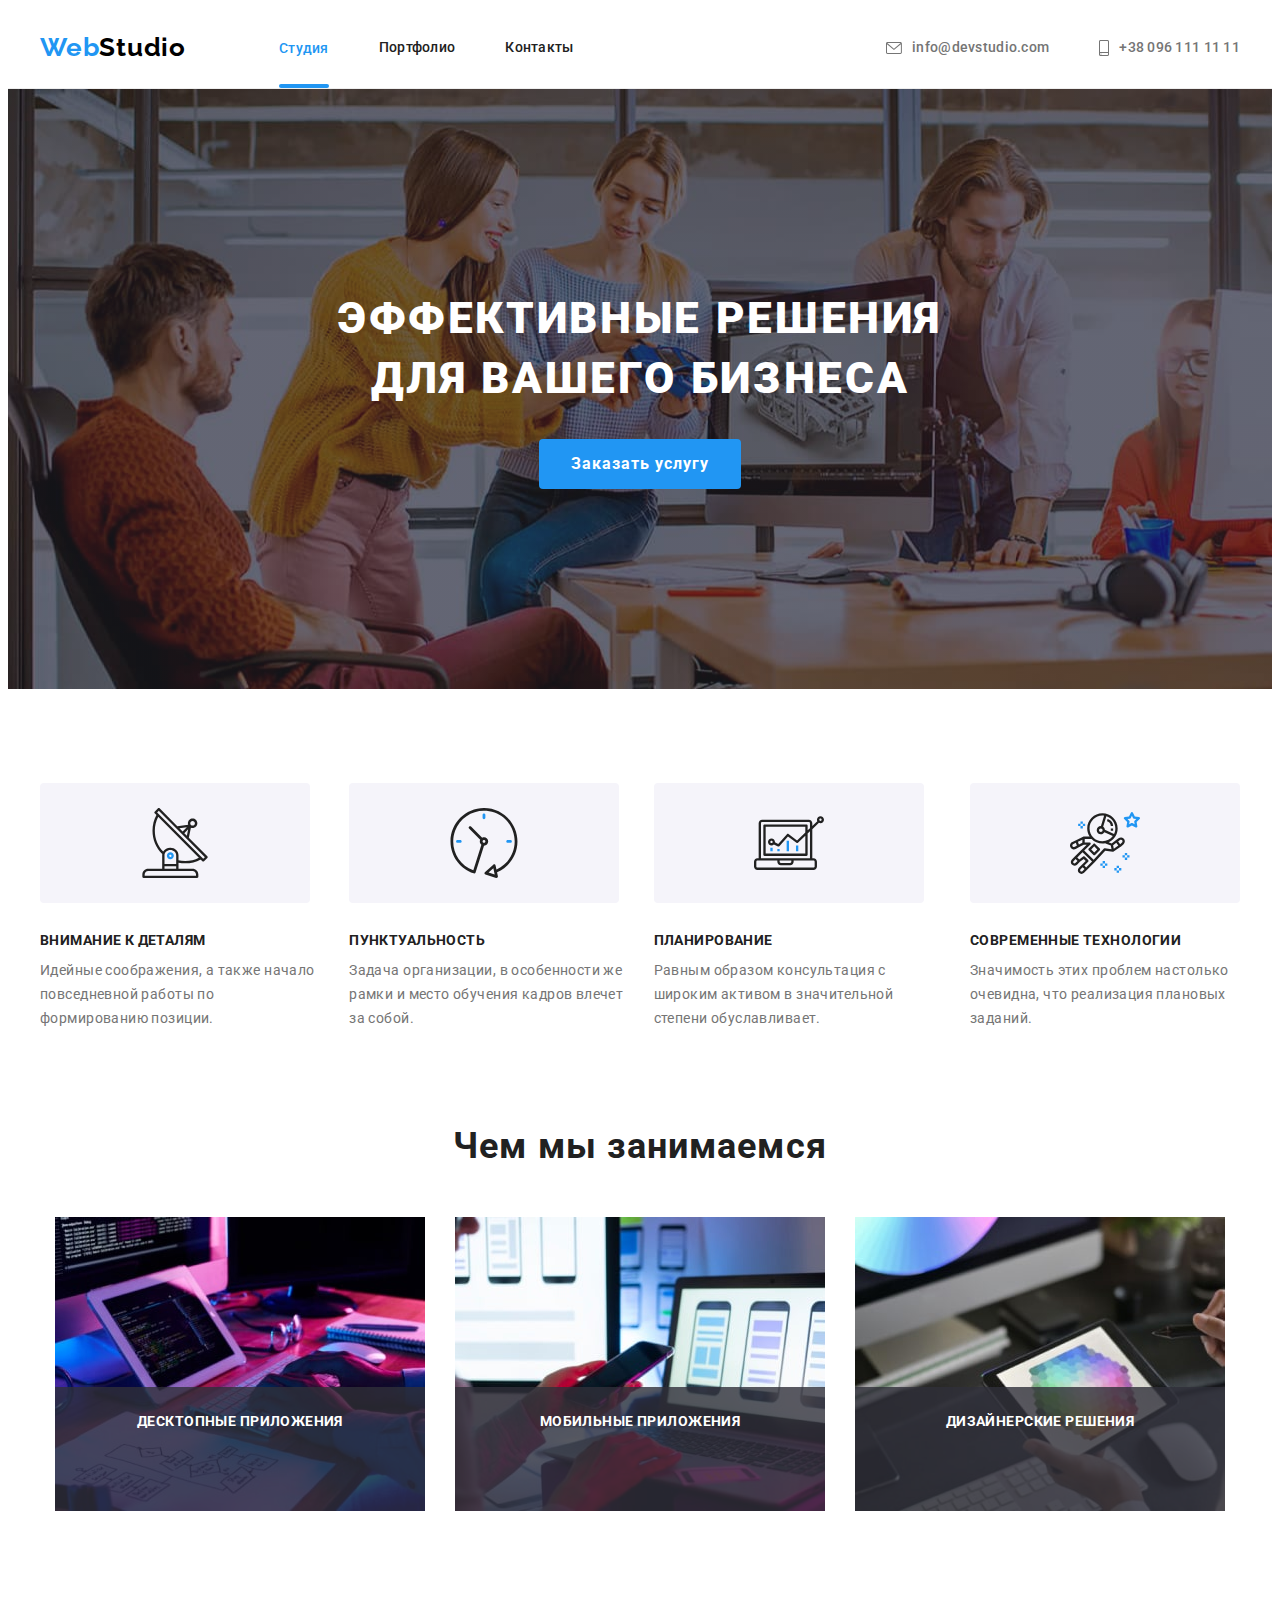
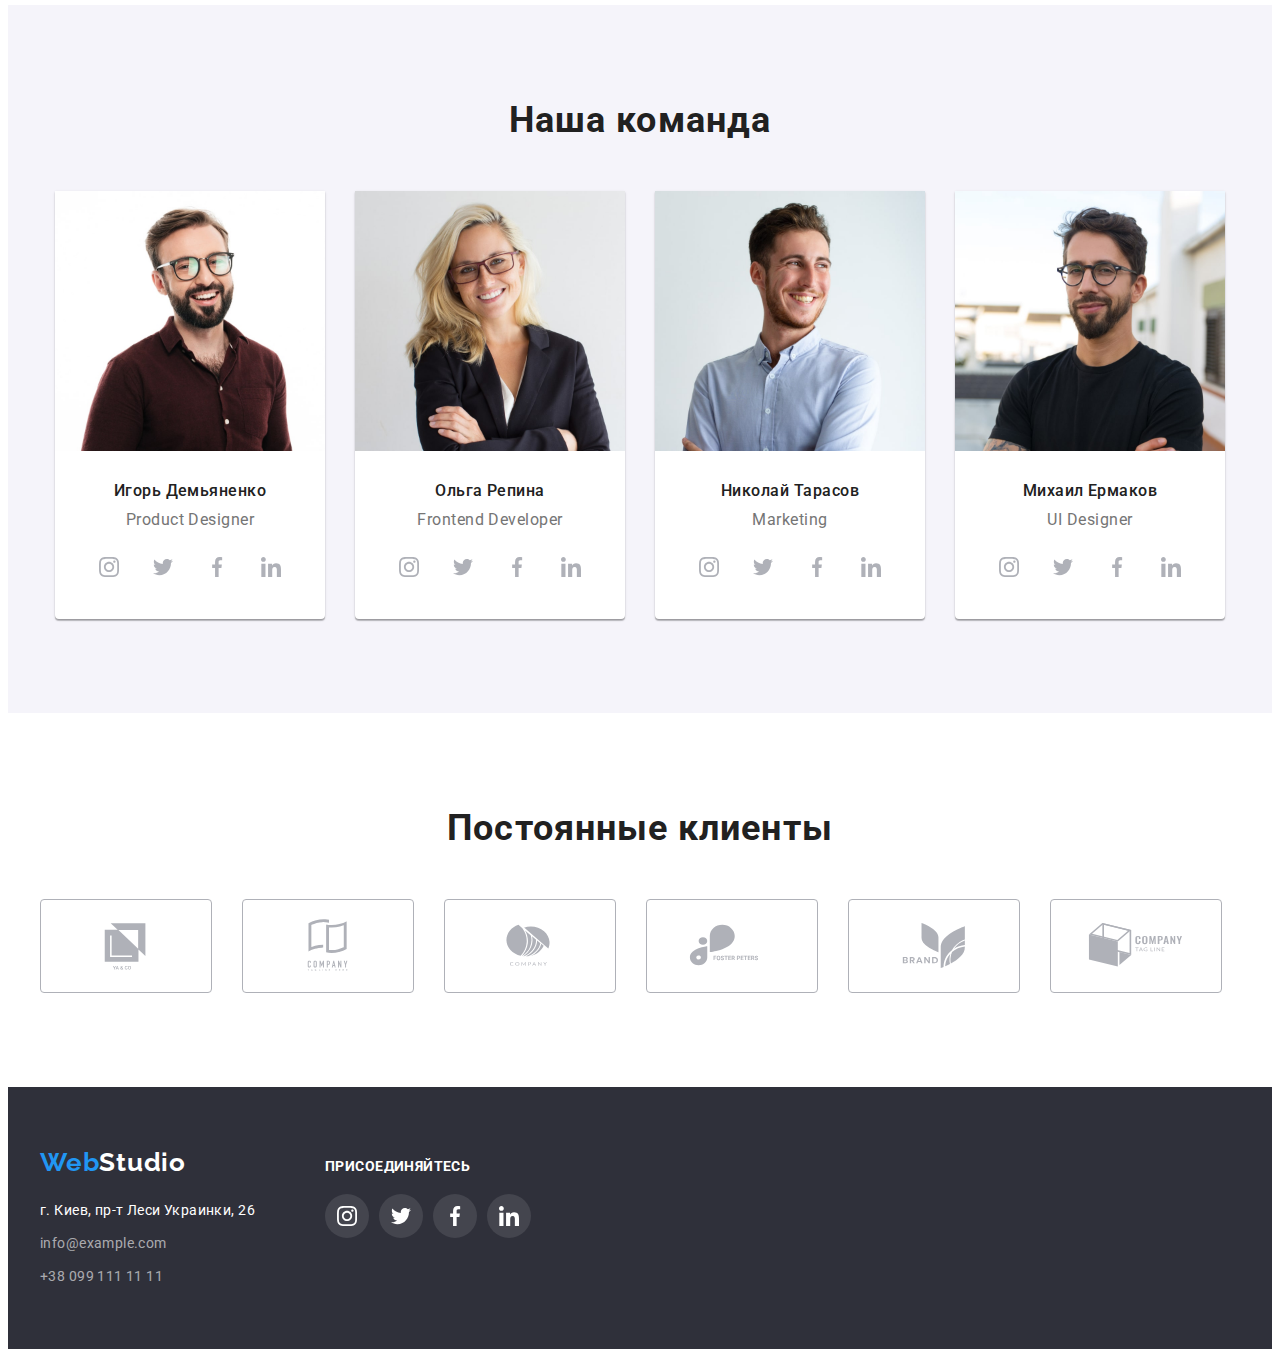
<file: index.html>
<!DOCTYPE html>
<html lang="ru">
  <head>
    <meta charset="UTF-8" />
    <meta http-equiv="X-UA-Compatible" content="IE=edge" />
    <meta name="viewport" content="width=device-width, initial-scale=1.0" />
    <link rel="preconnect" href="https://fonts.googleapis.com" />
    <link rel="preconnect" href="https://fonts.gstatic.com" crossorigin />
    <link
      href="https://fonts.googleapis.com/css2?family=Raleway:wght@700&family=Roboto:wght@400;500;700;900&display=swap"
      rel="stylesheet"
    />
    <link
      rel="stylesheet"
      href="https://cdnjs.cloudflare.com/ajax/libs/modern-normalize/1.1.0/modern-normalize.min.css"
      integrity="sha512-wpPYUAdjBVSE4KJnH1VR1HeZfpl1ub8YT/NKx4PuQ5NmX2tKuGu6U/JRp5y+Y8XG2tV+wKQpNHVUX03MfMFn9Q=="
      crossorigin="anonymous"
      referrerpolicy="no-referrer"
    />
    <link rel="stylesheet" href="./css/styles.css" />
    <title>Document</title>
  </head>
  <body>
    <header class="header">
      <div class="container main-nav">
        <a href="/" class="logo link">Web<span class="logo-text logo">Studio</span></a>
        <nav class="header-navigation">
          <ul class="header-list list">
            <li class="header-item"><a href="" class="header-link link current">Студия</a></li>
            <li class="header-item">
              <a href="./portfolio.html" class="header-link link">Портфолио</a>
            </li>
            <li class="header-item"><a href="" class="header-link link">Контакты</a></li>
          </ul>
        </nav>
        <ul class="header-list list">
          <li class="header-item">
            <a href="mailto:info@devstudio.com" class="header-contact link">
              <svg class="header-icon" width="16" height="12">
                <use href="./images/icons.svg#icon-envelope"></use>
              </svg>
              info@devstudio.com
            </a>
          </li>
          <li class="header-item">
            <a href="tel:+380961111111" class="header-contact link">
              <svg class="header-icon" width="10" height="16">
                <use href="./images/icons.svg#icon-smartphone"></use>
              </svg>
              +38 096 111 11 11</a
            >
          </li>
        </ul>
      </div>
    </header>
    <main>
      <section class="hero">
        <div class="container">
          <h1 class="hero-tittle">
            Эффективные решения <br />
            для вашего бизнеса
          </h1>
          <button type="button" class="hero-button" data-modal-open>Заказать услугу</button>
        </div>
      </section>
    </main>
    <section class="benefits section">
      <div class="container">
        <h2 class="visually-hidden">Почему мы</h2>
        <ul class="benefits-list list">
          <li class="benefits-item">
            <div class="benefit-fon">
              <svg class="benefits-icon">
                <use href="./images/icons.svg#icon-antenna"></use>
              </svg>
            </div>
            <h3 class="benefits-tittle">Внимание к деталям</h3>
            <p class="benefits-text">
              Идейные соображения, а также начало повседневной работы по формированию позиции.
            </p>
          </li>
          <li class="benefits-item">
            <div class="benefit-fon">
              <svg class="benefits-icon">
                <use href="./images/icons.svg#icon-clock"></use>
              </svg>
            </div>
            <h3 class="benefits-tittle">Пунктуальность</h3>
            <p class="benefits-text">
              Задача организации, в особенности же рамки и место обучения кадров влечет за собой.
            </p>
          </li>
          <li class="benefits-item">
            <div class="benefit-fon">
              <svg class="benefits-icon">
                <use href="./images/icons.svg#icon-diagram"></use>
              </svg>
            </div>
            <h3 class="benefits-tittle">Планирование</h3>
            <p class="benefits-text">
              Равным образом консультация с широким активом в значительной степени обуславливает.
            </p>
          </li>
          <li class="benefits-item">
            <div class="benefit-fon">
              <svg class="benefits-icon">
                <use href="./images/icons.svg#icon-astronaut"></use>
              </svg>
            </div>
            <h3 class="benefits-tittle">Современные технологии</h3>
            <p class="benefits-text">
              Значимость этих проблем настолько очевидна, что реализация плановых заданий.
            </p>
          </li>
        </ul>
      </div>
    </section>
    <section class="work section">
      <div class="container">
        <h2 class="work-tittle tittle">Чем мы занимаемся</h2>
        <ul class="work-list list">
          <li class="work-item">
            <img
              src="./images/page-one/box1.jpg"
              alt="робочий процес"
              width="370"
              class="work-link link"
            />
            <div class="work-text">Десктопные приложения</div>
          </li>
          <li class="work-item">
            <img
              src="./images/page-one/box2.jpg"
              alt="робота за ноутбуком"
              width="370"
              class="work-link link"
            />
            <div class="work-text">Мобильные приложения</div>
          </li>
          <li class="work-item">
            <img
              src="./images//page-one/box3.jpg"
              alt="робота с планшетом"
              width="370"
              class="work-link link"
            />
            <div class="work-text">Дизайнерские решения</div>
          </li>
        </ul>
      </div>
    </section>
    <section class="team section">
      <div class="container">
        <h2 class="team-tittle tittle">Наша команда</h2>
        <ul class="team-list list">
          <li class="team-item">
            <div class="team-card">
              <img src="./images/page-one/member1.jpg" alt="фото Игоря" width="270" />
              <div class="team-content">
                <h3 class="team-low-tittle">Игорь Демьяненко</h3>
                <p lang="en" class="team-text">Product Designer</p>
                <ul class="team-soc-list list">
                  <li class="team-soc-item">
                    <a href="" class="team-soc-link link">
                      <svg class="soc-icon">
                        <use href="./images/icons.svg#icon-instagram"></use></svg
                    ></a>
                  </li>
                  <li class="team-soc-item">
                    <a href="" class="team-soc-link link">
                      <svg class="soc-icon">
                        <use href="./images/icons.svg#icon-twitter"></use></svg
                    ></a>
                  </li>
                  <li class="team-soc-item">
                    <a href="" class="team-soc-link link">
                      <svg class="soc-icon">
                        <use href="./images/icons.svg#icon-facebook"></use></svg
                    ></a>
                  </li>
                  <li class="team-soc-item">
                    <a href="" class="team-soc-link link">
                      <svg class="soc-icon">
                        <use href="./images/icons.svg#icon-linkedin"></use></svg
                    ></a>
                  </li>
                </ul>
              </div>
            </div>
          </li>
          <li class="team-item">
            <div class="team-card">
              <img src="./images/page-one/member2.jpg" alt="фото Ольги" width="270" />
              <div class="team-content">
                <h3 class="team-low-tittle">Ольга Репина</h3>
                <p lang="en" class="team-text">Frontend Developer</p>
                <ul class="team-soc-list list">
                  <li class="team-soc-item">
                    <a href="" class="team-soc-link link">
                      <svg class="soc-icon">
                        <use href="./images/icons.svg#icon-instagram"></use></svg
                    ></a>
                  </li>
                  <li class="team-soc-item">
                    <a href="" class="team-soc-link link">
                      <svg class="soc-icon">
                        <use href="./images/icons.svg#icon-twitter"></use></svg
                    ></a>
                  </li>
                  <li class="team-soc-item">
                    <a href="" class="team-soc-link link">
                      <svg class="soc-icon">
                        <use href="./images/icons.svg#icon-facebook"></use></svg
                    ></a>
                  </li>
                  <li class="team-soc-item">
                    <a href="" class="team-soc-link link">
                      <svg class="soc-icon">
                        <use href="./images/icons.svg#icon-linkedin"></use></svg
                    ></a>
                  </li>
                </ul>
              </div>
            </div>
          </li>
          <li class="team-item">
            <div class="team-card">
              <img src="./images//page-one/member3.jpg" alt="фото Николая" width="270" />
              <div class="team-content">
                <h3 class="team-low-tittle">Николай Тарасов</h3>
                <p lang="en" class="team-text">Marketing</p>
                <ul class="team-soc-list list">
                  <li class="team-soc-item">
                    <a href="" class="team-soc-link link">
                      <svg class="soc-icon">
                        <use href="./images/icons.svg#icon-instagram"></use></svg
                    ></a>
                  </li>
                  <li class="team-soc-item">
                    <a href="" class="team-soc-link link">
                      <svg class="soc-icon">
                        <use href="./images/icons.svg#icon-twitter"></use></svg
                    ></a>
                  </li>
                  <li class="team-soc-item">
                    <a href="" class="team-soc-link link">
                      <svg class="soc-icon">
                        <use href="./images/icons.svg#icon-facebook"></use></svg
                    ></a>
                  </li>
                  <li class="team-soc-item">
                    <a href="" class="team-soc-link link">
                      <svg class="soc-icon">
                        <use href="./images/icons.svg#icon-linkedin"></use></svg
                    ></a>
                  </li>
                </ul>
              </div>
            </div>
          </li>
          <li class="team-item">
            <div class="team-card">
              <img src="./images//page-one/member4.jpg" alt="фото Михаила" width="270" />
              <div class="team-content">
                <h3 class="team-low-tittle">Михаил Ермаков</h3>
                <p lang="en" class="team-text">UI Designer</p>
                <ul class="team-soc-list list">
                  <li class="team-soc-item">
                    <a href="" class="team-soc-link link">
                      <svg class="soc-icon">
                        <use href="./images/icons.svg#icon-instagram"></use></svg
                    ></a>
                  </li>
                  <li class="team-soc-item">
                    <a href="" class="team-soc-link link">
                      <svg class="soc-icon">
                        <use href="./images/icons.svg#icon-twitter"></use></svg
                    ></a>
                  </li>
                  <li class="team-soc-item">
                    <a href="" class="team-soc-link link">
                      <svg class="soc-icon">
                        <use href="./images/icons.svg#icon-facebook"></use></svg
                    ></a>
                  </li>
                  <li class="team-soc-item">
                    <a href="" class="team-soc-link link">
                      <svg class="soc-icon">
                        <use href="./images/icons.svg#icon-linkedin"></use></svg
                    ></a>
                  </li>
                </ul>
              </div>
            </div>
          </li>
        </ul>
      </div>
    </section>
    <section class="clients">
      <div class="container">
        <h2 class="clients-tittle tittle">Постоянные клиенты</h2>
        <ul class="clients-list list">
          <li class="clients-item">
            <a href="" class="clients-link link"
              ><svg class="clients-icon">
                <use href="./images/icons.svg#icon-Logo1"></use></svg
            ></a>
          </li>
          <li class="clients-item">
            <a href="" class="clients-link link"
              ><svg class="clients-icon">
                <use href="./images/icons.svg#icon-Logo2"></use></svg
            ></a>
          </li>
          <li class="clients-item">
            <a href="" class="clients-link link"
              ><svg class="clients-icon">
                <use href="./images/icons.svg#icon-Logo3"></use></svg
            ></a>
          </li>
          <li class="clients-item">
            <a href="" class="clients-link link"
              ><svg class="clients-icon">
                <use href="./images/icons.svg#icon-Logo4"></use></svg
            ></a>
          </li>
          <li class="clients-item">
            <a href="" class="clients-link link"
              ><svg class="clients-icon">
                <use href="./images/icons.svg#icon-Logo5"></use></svg
            ></a>
          </li>
          <li class="clients-item">
            <a href="" class="clients-link link"
              ><svg class="clients-icon">
                <use href="./images/icons.svg#icon-Logo6"></use></svg
            ></a>
          </li>
        </ul>
      </div>
    </section>
    <footer class="footer">
      <div class="container footer-element">
        <div class="footer-contact">
          <a href="/" class="logo link">Web<span class="logo-footer-text logo">Studio</span></a>
          <ul class="footer-list list">
            <li class="footer-item">
              <address class="address">г. Киев, пр-т Леси Украинки, 26</address>
            </li>
            <li class="footer-item">
              <a href="mailto:info@example.com" class="footer-contact link">info@example.com</a>
            </li>
            <li class="footer-item">
              <a href="tel:+380991111111" class="footer-contact link">+38 099 111 11 11</a>
            </li>
          </ul>
        </div>
        <div class="footer-contact">
          <p class="footer-text">присоединяйтесь</p>
          <ul class="team-soc-list list">
            <li class="team-soc-item">
              <a href="" class="team-soc-link link">
                <svg class="soc-icon">
                  <use href="./images/icons.svg#icon-instagram"></use></svg
              ></a>
            </li>
            <li class="team-soc-item">
              <a href="" class="team-soc-link link">
                <svg class="soc-icon">
                  <use href="./images/icons.svg#icon-twitter"></use></svg
              ></a>
            </li>
            <li class="team-soc-item">
              <a href="" class="team-soc-link link">
                <svg class="soc-icon">
                  <use href="./images/icons.svg#icon-facebook"></use></svg
              ></a>
            </li>
            <li class="team-soc-item">
              <a href="" class="team-soc-link link">
                <svg class="soc-icon">
                  <use href="./images/icons.svg#icon-linkedin"></use></svg
              ></a>
            </li>
          </ul>
        </div>
      </div>
    </footer>
    <div class="backdrop is-hidden" data-modal>
      <div class="modal">
        <button type="button" class="close-modal" data-modal-close></button>
      </div>
    </div>
    <script src="./js/modal.js"></script>
  </body>
</html>
</file>
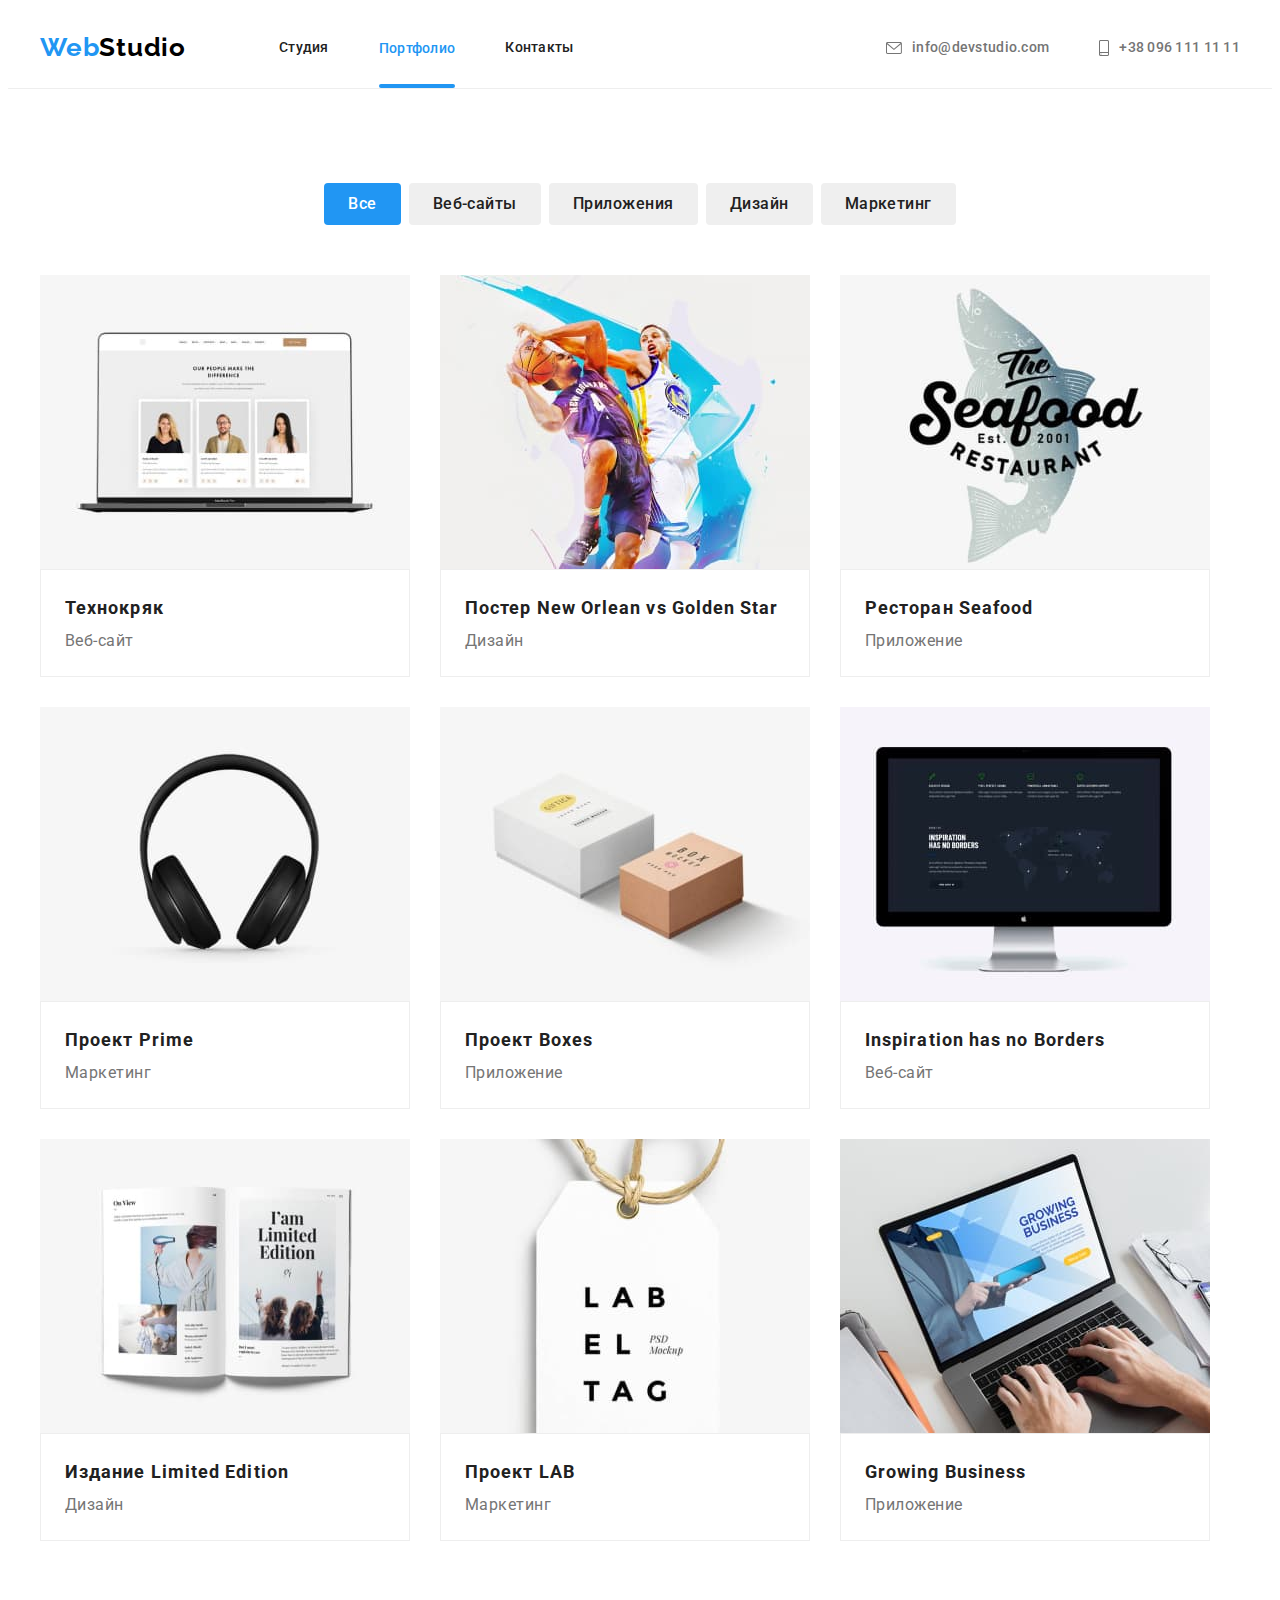
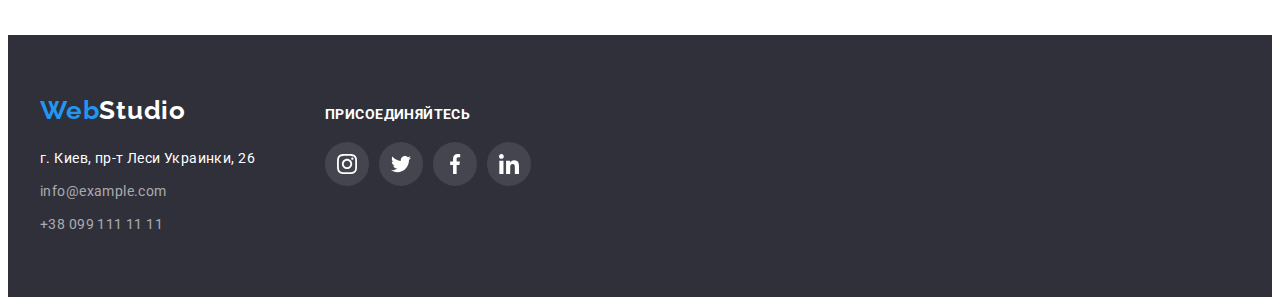
<file: portfolio.html>
<!DOCTYPE html>
<html lang="ru">
  <head>
    <meta charset="UTF-8" />
    <meta http-equiv="X-UA-Compatible" content="IE=edge" />
    <meta name="viewport" content="width=device-width, initial-scale=1.0" />
    <link rel="preconnect" href="https://fonts.googleapis.com" />
    <link rel="preconnect" href="https://fonts.gstatic.com" crossorigin />
    <link
      href="https://fonts.googleapis.com/css2?family=Raleway:wght@700&family=Roboto:wght@400;500;700;900&display=swap"
      rel="stylesheet"
    />
    <link
      rel="stylesheet"
      href="https://cdnjs.cloudflare.com/ajax/libs/modern-normalize/1.1.0/modern-normalize.min.css"
      integrity="sha512-wpPYUAdjBVSE4KJnH1VR1HeZfpl1ub8YT/NKx4PuQ5NmX2tKuGu6U/JRp5y+Y8XG2tV+wKQpNHVUX03MfMFn9Q=="
      crossorigin="anonymous"
      referrerpolicy="no-referrer"
    />
    <link rel="stylesheet" href="./css/styles.css" />
    <title>Document</title>
  </head>
  <body>
    <header class="header">
      <div class="container main-nav">
        <a href="/" class="logo link">Web<span class="logo-text logo">Studio</span></a>
        <nav class="header-navigation">
          <ul class="header-list list">
            <li class="header-item"><a href="./index.html" class="header-link link">Студия</a></li>
            <li class="header-item">
              <a href="" class="header-link link current">Портфолио</a>
            </li>
            <li class="header-item"><a href="" class="header-link link">Контакты</a></li>
          </ul>
        </nav>
        <ul class="header-list list">
          <li class="header-item">
            <a href="mailto:info@devstudio.com" class="header-contact link">
              <svg class="header-icon" width="16" height="12">
                <use href="./images/icons.svg#icon-envelope"></use>
              </svg>
              info@devstudio.com
            </a>
          </li>
          <li class="header-item">
            <a href="tel:+380961111111" class="header-contact link">
              <svg class="header-icon" width="10" height="16">
                <use href="./images/icons.svg#icon-smartphone"></use>
              </svg>
              +38 096 111 11 11</a
            >
          </li>
        </ul>
      </div>
    </header>
    <main>
      <section class="projects section">
        <div class="container">
          <h1 class="visually-hidden">Наши работы</h1>
          <ul class="filter-list list">
            <li class="filter-item">
              <button type="button" class="filter-btn current-btn">Все</button>
            </li>
            <li class="filter-item"><button type="button" class="filter-btn">Веб-сайты</button></li>
            <li class="filter-item">
              <button type="button" class="filter-btn">Приложения</button>
            </li>
            <li class="filter-item"><button type="button" class="filter-btn">Дизайн</button></li>
            <li class="filter-item"><button type="button" class="filter-btn">Маркетинг</button></li>
          </ul>
          <ul class="projects-list list">
            <li class="projects-item">
              <a href="" class="projects-link link">
                <div class="projects-thumb">
                  <img
                    src="./images/page-two/img1.jpg"
                    alt="профили трех людей"
                    width="370"
                    height="294"
                  />
                  <div class="projects-overlay">
                    <p class="overlay-text">
                      Ресурс предлагает комплексные предложения с разным уровнем функционала и
                      сервисов. Все это позволит посетителю получить исчерпывающие сведения о
                      компании или частном лице.
                    </p>
                  </div>
                </div>

                <div class="projects-content">
                  <h2 class="projects-tittle">Технокряк</h2>
                  <p class="projects-text">Веб-сайт</p>
                </div>
              </a>
            </li>
            <li class="projects-item">
              <a href="" class="projects-link link">
                <div class="projects-thumb">
                  <img
                    src="./images/page-two/img2.jpg"
                    alt="два баскетболиста"
                    width="370"
                    height="294"
                  />
                  <div class="projects-overlay">
                    <p class="overlay-text">
                      Ресурс предлагает комплексные предложения с разным уровнем функционала и
                      сервисов. Все это позволит посетителю получить исчерпывающие сведения о
                      компании или частном лице.
                    </p>
                  </div>
                </div>
                <div class="projects-content">
                  <h2 class="projects-tittle">Постер New Orlean vs Golden Star</h2>
                  <p class="projects-text">Дизайн</p>
                </div>
              </a>
            </li>
            <li class="projects-item">
              <a href="" class="projects-link link">
                <div class="projects-thumb">
                  <img
                    src="./images/page-two/img3.jpg"
                    alt="лого ресторана"
                    width="370"
                    height="294"
                  />
                  <div class="projects-overlay">
                    <p class="overlay-text">
                      Ресурс предлагает комплексные предложения с разным уровнем функционала и
                      сервисов. Все это позволит посетителю получить исчерпывающие сведения о
                      компании или частном лице.
                    </p>
                  </div>
                </div>
                <div class="projects-content">
                  <h2 class="projects-tittle">Ресторан Seafood</h2>
                  <p class="projects-text">Приложение</p>
                </div>
              </a>
            </li>
            <li class="projects-item">
              <a href="" class="projects-link link">
                <div class="projects-thumb">
                  <img
                    src="./images/page-two/img4.jpg"
                    alt="черные наушники"
                    width="370"
                    height="294"
                  />
                  <div class="projects-overlay">
                    <p class="overlay-text">
                      Ресурс предлагает комплексные предложения с разным уровнем функционала и
                      сервисов. Все это позволит посетителю получить исчерпывающие сведения о
                      компании или частном лице.
                    </p>
                  </div>
                </div>
                <div class="projects-content">
                  <h2 class="projects-tittle">Проект Prime</h2>
                  <p class="projects-text">Маркетинг</p>
                </div>
              </a>
            </li>
            <li class="projects-item">
              <a href="" class="projects-link link">
                <div class="projects-thumb">
                  <img
                    src="./images/page-two/img5.jpg"
                    alt="белая и персиковая коробка"
                    width="370"
                    height="294"
                  />
                  <div class="projects-overlay">
                    <p class="overlay-text">
                      Ресурс предлагает комплексные предложения с разным уровнем функционала и
                      сервисов. Все это позволит посетителю получить исчерпывающие сведения о
                      компании или частном лице.
                    </p>
                  </div>
                </div>
                <div class="projects-content">
                  <h2 class="projects-tittle">Проект Boxes</h2>
                  <p class="projects-text">Приложение</p>
                </div>
              </a>
            </li>
            <li class="projects-item">
              <a href="" class="projects-link link">
                <div class="projects-thumb">
                  <img
                    src="./images/page-two/img6.jpg"
                    alt="монитор apple"
                    width="370"
                    height="294"
                  />
                  <div class="projects-overlay">
                    <p class="overlay-text">
                      Ресурс предлагает комплексные предложения с разным уровнем функционала и
                      сервисов. Все это позволит посетителю получить исчерпывающие сведения о
                      компании или частном лице.
                    </p>
                  </div>
                </div>
                <div class="projects-content">
                  <h2 class="projects-tittle">Inspiration has no Borders</h2>
                  <p class="projects-text">Веб-сайт</p>
                </div>
              </a>
            </li>
            <li class="projects-item">
              <a href="" class="projects-link link">
                <div class="projects-thumb">
                  <img src="./images/page-two/img7.jpg" alt="журнал" width="370" height="294" />
                  <div class="projects-overlay">
                    <p class="overlay-text">
                      Ресурс предлагает комплексные предложения с разным уровнем функционала и
                      сервисов. Все это позволит посетителю получить исчерпывающие сведения о
                      компании или частном лице.
                    </p>
                  </div>
                </div>
                <div class="projects-content">
                  <h2 class="projects-tittle">Издание Limited Edition</h2>
                  <p class="projects-text">Дизайн</p>
                </div>
              </a>
            </li>
            <li class="projects-item">
              <a href="" class="projects-link link">
                <div class="projects-thumb">
                  <img
                    src="./images/page-two/img8.jpg"
                    alt="бирка с надписью"
                    width="370"
                    height="294"
                  />
                  <div class="projects-overlay">
                    <p class="overlay-text">
                      Ресурс предлагает комплексные предложения с разным уровнем функционала и
                      сервисов. Все это позволит посетителю получить исчерпывающие сведения о
                      компании или частном лице.
                    </p>
                  </div>
                </div>
                <div class="projects-content">
                  <h2 class="projects-tittle">Проект LAB</h2>
                  <p class="projects-text">Маркетинг</p>
                </div>
              </a>
            </li>
            <li class="projects-item">
              <a href="" class="projects-link link">
                <div class="projects-thumb">
                  <img
                    src="./images/page-two/img9.jpg"
                    alt="открытый ноутбук"
                    width="370"
                    height="294"
                  />
                  <div class="projects-overlay">
                    <p class="overlay-text">
                      Ресурс предлагает комплексные предложения с разным уровнем функционала и
                      сервисов. Все это позволит посетителю получить исчерпывающие сведения о
                      компании или частном лице.
                    </p>
                  </div>
                </div>
                <div class="projects-content">
                  <h2 class="projects-tittle">Growing Business</h2>
                  <p class="projects-text">Приложение</p>
                </div>
              </a>
            </li>
          </ul>
        </div>
      </section>
    </main>
    <footer class="footer">
      <div class="container footer-element">
        <div class="footer-contact">
          <a href="/" class="logo link">Web<span class="logo-footer-text logo">Studio</span></a>
          <ul class="footer-list list">
            <li class="footer-item">
              <address class="address">г. Киев, пр-т Леси Украинки, 26</address>
            </li>
            <li class="footer-item">
              <a href="mailto:info@example.com" class="footer-contact link">info@example.com</a>
            </li>
            <li class="footer-item">
              <a href="tel:+380991111111" class="footer-contact link">+38 099 111 11 11</a>
            </li>
          </ul>
        </div>
        <div class="footer-contact">
          <p class="footer-text">присоединяйтесь</p>
          <ul class="team-soc-list list">
            <li class="team-soc-item">
              <a href="" class="team-soc-link link">
                <svg class="soc-icon">
                  <use href="./images/icons.svg#icon-instagram"></use></svg
              ></a>
            </li>
            <li class="team-soc-item">
              <a href="" class="team-soc-link link">
                <svg class="soc-icon">
                  <use href="./images/icons.svg#icon-twitter"></use></svg
              ></a>
            </li>
            <li class="team-soc-item">
              <a href="" class="team-soc-link link">
                <svg class="soc-icon">
                  <use href="./images/icons.svg#icon-facebook"></use></svg
              ></a>
            </li>
            <li class="team-soc-item">
              <a href="" class="team-soc-link link">
                <svg class="soc-icon">
                  <use href="./images/icons.svg#icon-linkedin"></use></svg
              ></a>
            </li>
          </ul>
        </div>
      </div>
    </footer>
  </body>
</html>
</file>
<file: css/styles.css>
:root {
  --tittle-color: #212121;
  --text-color: #757575;
  --accent-color: #2196f3;
  --filter-btn-color: #212121;
  --filter-btn-accent: #ffffff;
  --icon-color: #afb1b8;
  --standard-margin: 30px;
  --section-padding: 94px;
  --border-style: 1px solid #eeeeee;
  --shadow: 0px 1px 3px rgba(0, 0, 0, 0.12), 0px 1px 1px rgba(0, 0, 0, 0.14),
    0px 2px 1px rgba(0, 0, 0, 0.2);
  --timing-function: cubic-bezier(0.4, 0, 0.2, 1);
  --standard-duration: 250ms;
}

body {
  font-family: 'Roboto', sans-serif;
}
h1,
h2,
h3,
h4,
h5,
h6,
p {
  margin: 0;
}
ul {
  padding-left: 0;
  margin: 0;
}
img {
  display: block;
  /* max-width: 100%; */
}
button {
  cursor: pointer;
}
.link {
  text-decoration: none;
}
.list {
  list-style: none;
}
.visually-hidden {
  position: absolute;
  white-space: nowrap;
  width: 1px;
  height: 1px;
  overflow: hidden;
  border: 0;
  padding: 0;
  clip: rect(0 0 0 0);
  clip-path: inset(50%);
  margin: -1px;
}
.container {
  width: 1200px;
  margin-left: auto;
  margin-right: auto;
  padding-left: 15px;
  padding-right: 15px;
}
.section {
  padding-top: var(--section-padding);
  padding-bottom: var(--section-padding);
}
/* --------------------------------HEADER-------------------------------------- */
.header {
  border-bottom: var(--border-style);
}
.logo {
  margin-right: 93px;

  font-family: 'Raleway', sans-serif;
  font-weight: 700;
  font-size: 26px;
  line-height: 1.2;
  letter-spacing: 0.03em;
  color: #2196f3;
}
.logo-text {
  margin-right: 0;
  color: #000000;
}
.main-nav {
  display: flex;
  align-items: center;
}
.header-list {
  display: flex;
}
.header-item:not(:last-child) {
  margin-right: 50px;
  text-align: center;
}
.header-navigation {
  margin-right: auto;
}
.header-link {
  position: relative;

  display: block;
  padding-top: 32px;
  padding-bottom: 32px;

  font-weight: 500;
  font-size: 14px;
  line-height: 1.14;
  letter-spacing: 0.02em;
  color: var(--tittle-color);
}
.header-link:hover,
.header-link:focus,
.header-contact:hover,
.header-contact:focus,
.footer-contact:hover,
.footer-contact:focus {
  color: var(--accent-color);
}

.header-contact {
  display: inline-flex;
  padding-top: 32px;
  padding-bottom: 32px;

  align-items: center;
  font-weight: 500;
  font-size: 14px;
  line-height: 1.14;
  letter-spacing: 0.02em;
  color: var(--text-color);
}

.header-icon {
  margin-right: 10px;

  fill: currentColor;
}

.header-list .current {
  font-weight: 500;
  font-size: 14px;
  line-height: 16px;
  letter-spacing: 0.02em;
  color: var(--accent-color);
}

.header-list .current::after {
  content: '';
  position: absolute;
  display: block;
  left: 0;
  bottom: 0;

  width: 100%;
  height: 4px;
  background-color: var(--accent-color);
  border-radius: 2px;
}

.header-link,
.header-contact,
.footer-contact {
  transition: color var(--standard-duration) var(--timing-function);
}

/* --------------------------------MAIN-------------------------------------- */
.hero {
  max-width: 1600px;
  background-image: linear-gradient(rgba(47, 48, 58, 0.4), rgba(47, 48, 58, 0.4)),
    url(../images/page-one/bg-image.jpg);
  margin-right: auto;
  margin-left: auto;
  padding: 200px 0;
  background-color: #2f303a;
  text-align: center;
}

.hero-tittle {
  margin-bottom: var(--standard-margin);

  font-weight: 900;
  font-size: 44px;
  line-height: 1.36;
  letter-spacing: 0.06em;
  text-transform: uppercase;
  color: #ffffff;
}

.hero-button {
  padding: 10px 32px;
  border: none;
  border-radius: 4px;

  font-family: inherit;
  font-weight: 700;
  font-size: 16px;
  line-height: 1.88;
  letter-spacing: 0.06em;
  color: #ffffff;
  background-color: #2196f3;

  transition: background-color var(--standard-duration) var(--timing-function);
}
.hero-button:hover,
.hero-button:focus {
  background-color: #188ce8;
}

/* --------------------------------BENEFITS-------------------------------------- */
.benefits-list {
  display: flex;
}

.benefits-item + .benefits-item {
  margin-left: var(--standard-margin);
}
.benefits-tittle {
  margin-bottom: 10px;

  font-size: 14px;
  line-height: 1.14;
  letter-spacing: 0.03em;
  text-transform: uppercase;
  color: var(--tittle-color);
}
.benefits-text {
  font-size: 14px;
  line-height: 1.71;
  letter-spacing: 0.03em;
  color: var(--text-color);
}

.benefit-fon {
  display: flex;
  width: 270px;
  height: 120px;
  justify-content: center;
  align-items: center;
  background-color: #f5f4fa;
  border-radius: 4px;

  margin-bottom: 30px;
}

.benefits-icon {
  width: 70px;
  height: 70px;
}

/* --------------------------------WORK-------------------------------------- */
.work {
  padding-top: 0;
}
.tittle {
  margin-bottom: 50px;

  font-size: 36px;
  line-height: 1.17;
  text-align: center;
  letter-spacing: 0.03em;
  color: var(--tittle-color);
}
.work-list {
  display: flex;
  justify-content: center;
  margin: calc(-1 * var(--standard-margin) / 2);
}
.work-item {
  position: relative;

  flex-basis: calc(100% / 3 - 3 * var(--standard-margin));
  margin: calc(var(--standard-margin) / 2);
}

.work-text {
  position: absolute;
  width: 100%;
  height: 70px;
  bottom: 0;
  left: 0;

  padding-top: 27px;
  padding-bottom: 27px;
  font-weight: 700;
  font-size: 14px;
  line-height: 1.14;
  text-align: center;
  letter-spacing: 0.03em;
  text-transform: uppercase;

  color: #ffffff;
  background-color: rgba(47, 48, 58, 0.8);
}

/* --------------------------------TEAM-------------------------------------- */
.team {
  background-color: #f5f4fa;
}
.team-list {
  display: flex;
  justify-content: center;
  margin: calc(-1 * var(--standard-margin) / 2);
}
.team-item {
  background-color: #ffffff;
  flex-basis: calc(100% / 4 - 4 * var(--standard-margin));
  margin: calc(var(--standard-margin) / 2);
  border-radius: 0px 0px 4px 4px;
  box-shadow: var(--shadow);
}

.team-low-tittle {
  margin-bottom: 10px;

  font-weight: 500;
  font-size: 16px;
  line-height: 1.19;
  text-align: center;
  letter-spacing: 0.03em;
  color: var(--tittle-color);
}
.team-text {
  font-size: 16px;
  line-height: 1.19;
  text-align: center;
  letter-spacing: 0.03em;
  color: var(--text-color);
  margin-bottom: 16px;
}
.team-content {
  padding-top: 30px;
  padding-bottom: 30px;
}

.team-soc-list {
  display: flex;
  justify-content: center;
}
.team-soc-item + .team-soc-item {
  margin-left: 10px;
}
.team-soc-link {
  display: flex;
  justify-content: center;
  align-items: center;
  height: 44px;
  width: 44px;
  border-radius: 50%;
  fill: #afb1b8;

  transition: background-color var(--standard-duration) var(--timing-function),
    fill 250ms var(--timing-function);
}
.soc-icon {
  width: 20px;
  height: 20px;
}

.team-soc-link:hover,
.team-soc-link:focus {
  background-color: var(--accent-color);
  fill: #fff;
}

/* --------------------------------CLIENTS-------------------------------------- */
.clients {
  padding-top: var(--section-padding);
  padding-bottom: var(--section-padding);
}

.clients-list {
  display: flex;
}

.clients-item:not(:last-child) {
  margin-right: var(--standard-margin);
}

.clients-link {
  display: flex;
  justify-content: center;
  align-items: center;

  width: 170px;
  height: 92px;
  fill: var(--icon-color);
  border: 1px solid var(--icon-color);
  border-radius: 4px;

  transition: border-color var(--standard-duration) var(--timing-function),
    fill 250ms var(--timing-function);
}

.clients-icon {
  width: 106px;
  height: 60px;
}

.clients-link:hover,
.clients-link:focus {
  border-color: var(--accent-color);
  fill: var(--accent-color);
}

/* --------------------------------FOOTER-------------------------------------- */
.footer {
  padding-top: 60px;
  padding-bottom: 60px;
  background-color: #2f303a;
}
.logo-footer-text {
  color: #ffffff;
}
.footer .logo {
  margin-right: 0;
}
.footer-list {
  margin-top: 20px;
}
.footer-item:not(:last-child) {
  margin-bottom: 9px;
}
.address {
  font-style: normal;
  font-size: 14px;
  line-height: 1.71;
  letter-spacing: 0.03em;
  color: #ffffff;
}
.footer-contact {
  font-size: 14px;
  line-height: 1.71;
  letter-spacing: 0.03em;
  color: rgba(255, 255, 255, 0.6);
}

.footer-text {
  margin-bottom: 20px;

  font-weight: 700;
  font-size: 14px;
  line-height: 16px;
  letter-spacing: 0.03em;
  text-transform: uppercase;

  color: #ffffff;
}

.footer-element {
  display: flex;
  align-items: baseline;
}
.footer-contact + .footer-contact {
  margin-left: 70px;
}

.footer-contact .team-soc-link {
  background-color: rgba(255, 255, 255, 0.1);
  fill: #fff;

  transition: background-color var(--standard-duration) var(--timing-function);
}

.footer-contact .team-soc-link:hover {
  background-color: var(--accent-color);
}
/* --------------------------------FILTER-------------------------------------- */
.filter-list {
  display: flex;
  justify-content: center;
  margin-bottom: 50px;
}
.filter-item:not(:last-child) {
  margin-right: 8px;
}
.filter-btn {
  padding: 6px 22px;
  border-radius: 4px;
  border-color: transparent;

  font-family: inherit;
  font-weight: 500;
  font-size: 16px;
  line-height: 1.62;
  text-align: center;
  letter-spacing: 0.03em;
  color: var(--filter-btn-color);
  transition: color var(--standard-duration) var(--timing-function),
    background-color var(--standard-duration) var(--timing-function),
    box-shadow var(--standard-duration) var(--timing-function);
}
.filter-btn:hover,
.filter-btn:focus {
  color: var(--filter-btn-accent);
  background-color: var(--accent-color);
  box-shadow: 0px 3px 1px rgba(0, 0, 0, 0.1), 0px 1px 2px rgba(0, 0, 0, 0.08),
    0px 2px 2px rgba(0, 0, 0, 0.12);
}
.filter-list .current-btn {
  color: var(--filter-btn-accent);
  background-color: var(--accent-color);
}

/* --------------------------------PROJECTS-------------------------------------- */
.projects-list {
  display: flex;
  flex-wrap: wrap;
  margin: calc(-1 * var(--standard-margin) / 2);
}
.projects-item {
  flex-basis: calc(100% / 3 - 3 * var(--standard-margin));
  margin: calc(var(--standard-margin) / 2);
}

.projects-link {
  display: block;
  transition: box-shadow var(--standard-duration) var(--timing-function);
}

.projects-link:hover {
  box-shadow: 0px 4px 4px rgba(0, 0, 0, 0.25);
}

.projects-tittle {
  font-size: 18px;
  line-height: 2;
  letter-spacing: 0.06em;
  color: var(--tittle-color);
}
.projects-text {
  font-size: 16px;
  line-height: 1.88;
  letter-spacing: 0.03em;
  color: var(--text-color);
}
.projects-content {
  padding: 20px 24px;
  border: var(--border-style);
}

.projects-thumb {
  position: relative;
  overflow: hidden;
}

.projects-overlay {
  position: absolute;
  top: 0;
  left: 0;

  padding: 63px 24px;

  width: 100%;
  height: 100%;
  background-color: rgba(33, 150, 243, 0.9);
  /* opacity: 0; */
  transform: translateY(100%);
  transition: transform var(--standard-duration) var(--timing-function);
}

.projects-link:hover .projects-overlay {
  transform: translateY(0);
}

.overlay-text {
  font-size: 18px;
  line-height: 1.56;
  letter-spacing: 0.03em;
  color: #fff;
}

/* --------------------------------Modal-------------------------------------- */
.backdrop {
  position: fixed;
  top: 0;
  left: 0;
  width: 100%;
  height: 100%;
  background-color: rgba(0, 0, 0, 0.2);

  opacity: 1;
  transition: opacity var(--standard-duration) var(--timing-function);
}

.backdrop.is-hidden {
  opacity: 0;
  pointer-events: none;
}

.backdrop.is-hidden .modal {
  opacity: 0;
  transform: translate(-50%, -50%) scale(0.8);
}

.modal {
  position: absolute;
  top: 50%;
  left: 50%;

  width: 528px;
  height: 581px;
  background-color: #fff;
  border-radius: 4px;

  opacity: 1;
  transform: translate(-50%, -50%) scale(1);
  transition: transform var(--standard-duration) var(--timing-function),
    opacity var(--standard-duration) var(--timing-function);
}

.close-modal {
  position: absolute;
  top: 8px;
  right: 8px;

  width: 30px;
  height: 30px;
  border-radius: 50%;
  border: 1px solid rgba(0, 0, 0, 0.1);
  background-image: url(../images/close.svg);
  background-repeat: no-repeat;
  background-position: center;
  background-color: #fff;
}
</file>
